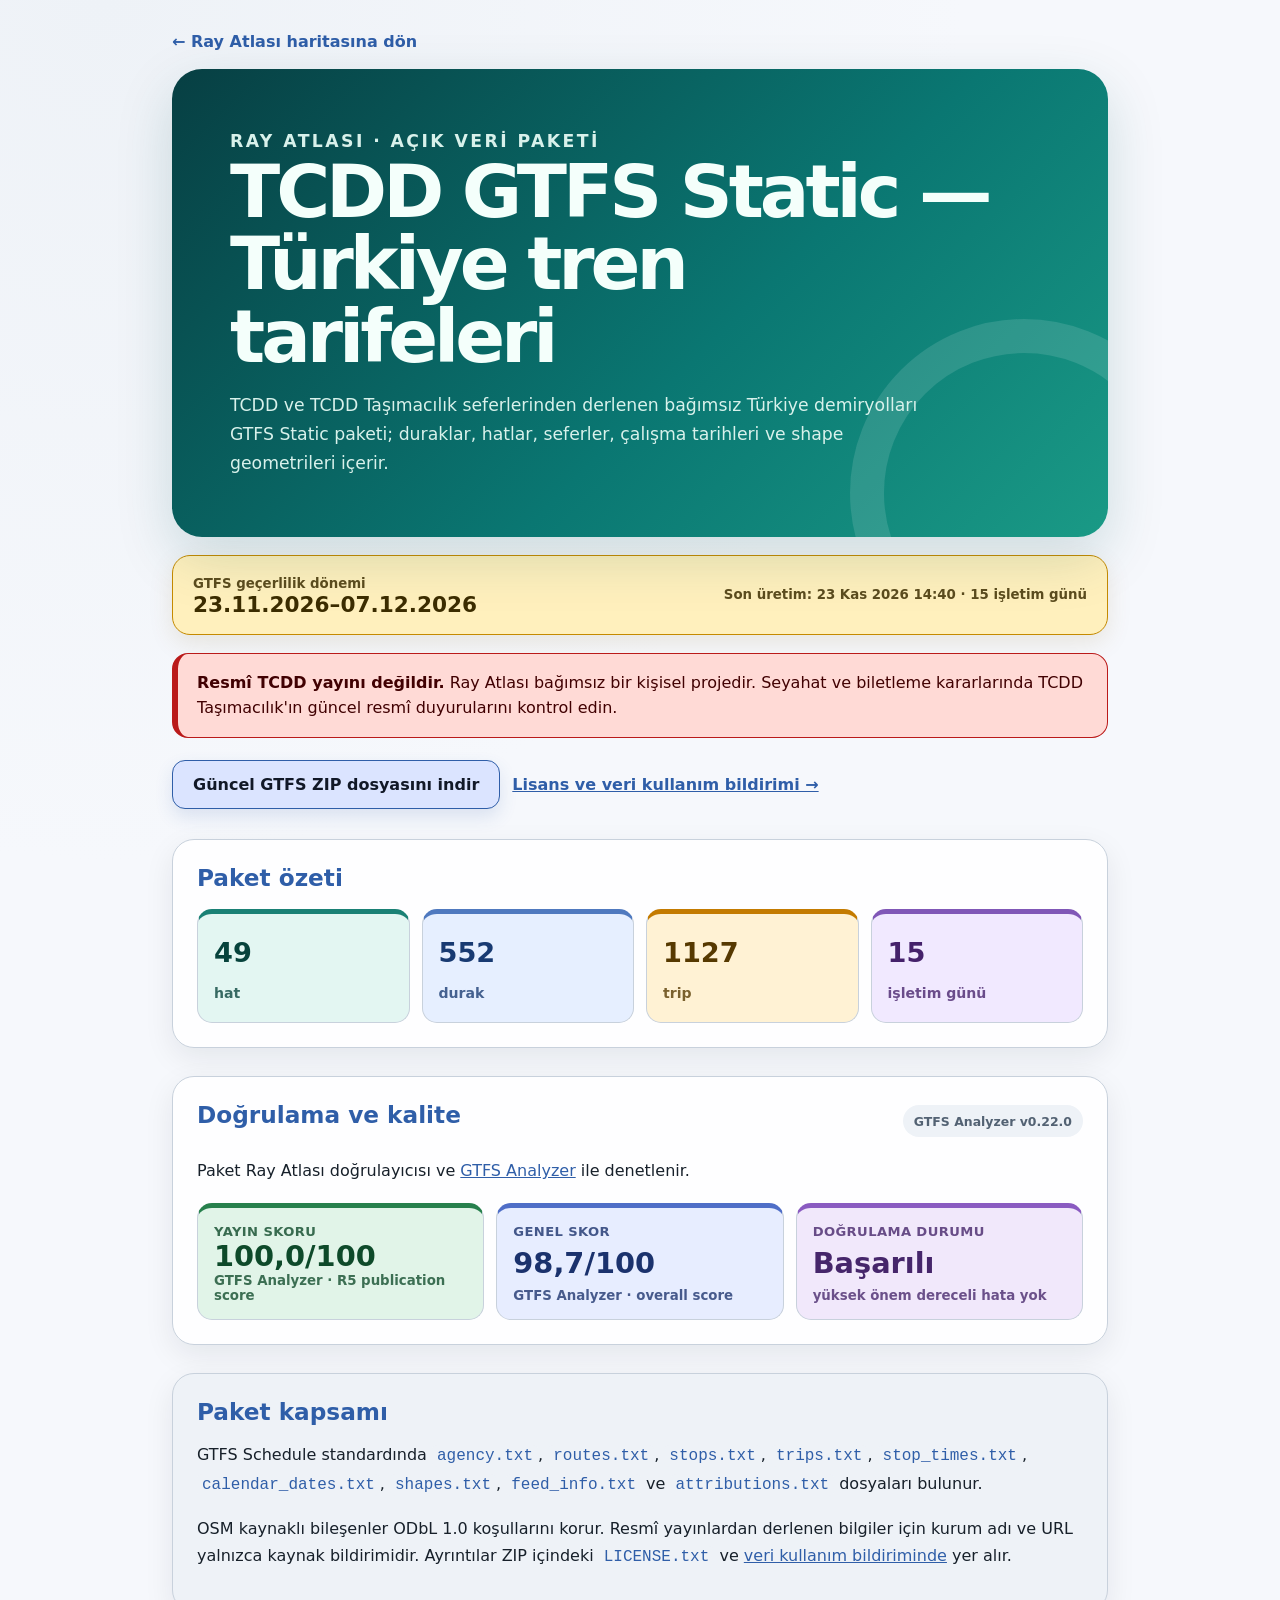
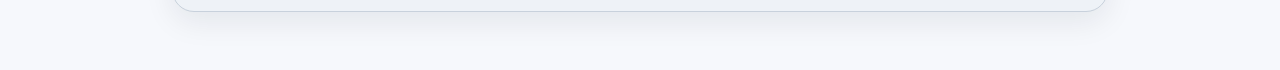
<file: gtfs/index.html>
<!doctype html>
<html lang="tr">
  <head>
    <meta charset="UTF-8" />
    <meta name="viewport" content="width=device-width, initial-scale=1.0" />
    <title>TCDD GTFS Static İndir — Türkiye Tren Tarifeleri | Ray Atlası</title>
    <meta name="description" content="TCDD ve TCDD Taşımacılık seferlerinden derlenen bağımsız Türkiye demiryolları GTFS Static paketi; duraklar, hatlar, seferler, çalışma tarihleri ve shape geometrileri içerir." />
    <meta name="keywords" content="TCDD GTFS, TCDD Taşımacılık GTFS, Türkiye GTFS, tren tarifesi GTFS, GTFS Static indir" />
    <meta name="robots" content="index, follow" />
    <meta name="ray-atlasi-provenance" content="sha256:82cc58da5879283df0ebae40f7854582b78764ee01fd44efde87fd9124a63672" />
    <link rel="provenance" href="../data/provenance.json" />
    <link rel="canonical" href="https://ttezer.github.io/tr-railways/gtfs/" />
    <meta property="og:title" content="TCDD GTFS Static İndir | Ray Atlası" />
    <meta property="og:description" content="TCDD ve TCDD Taşımacılık seferlerinden derlenen bağımsız Türkiye demiryolları GTFS Static paketi; duraklar, hatlar, seferler, çalışma tarihleri ve shape geometrileri içerir." />
    <meta property="og:type" content="website" />
    <meta property="og:url" content="https://ttezer.github.io/tr-railways/gtfs/" />
    <meta property="og:image" content="https://ttezer.github.io/tr-railways/og.png" />
    <script type="application/ld+json">{"@context":"https://schema.org","@type":"Dataset","name":"Türkiye Demiryolları GTFS Static","alternateName":["TCDD GTFS","TCDD Taşımacılık GTFS"],"description":"TCDD ve TCDD Taşımacılık seferlerinden derlenen bağımsız Türkiye demiryolları GTFS Static paketi; duraklar, hatlar, seferler, çalışma tarihleri ve shape geometrileri içerir.","url":"https://ttezer.github.io/tr-railways/gtfs/","inLanguage":"tr","temporalCoverage":"20261123/20261207","dateModified":"2026-11-23","creator":{"@type":"Person","name":"Tacettin Tezer"},"publisher":{"@type":"Organization","name":"Ray Atlası","url":"https://ttezer.github.io/tr-railways/"},"isBasedOn":"https://www.tcddtasimacilik.gov.tr/","license":"https://ttezer.github.io/tr-railways/DATA_LICENSE.txt","distribution":{"@type":"DataDownload","encodingFormat":"application/zip","contentUrl":"https://ttezer.github.io/tr-railways/gtfs/latest.zip","name":"latest.zip"}}</script>
    <style>
      :root {
        color-scheme: light dark;
        font-family: "Google Sans", "Inter", ui-sans-serif, system-ui, -apple-system, sans-serif;
        --page: #f6f8fc;
        --on-page: #17202a;
        --surface: #ffffff;
        --surface-variant: #eef2f7;
        --outline: #c8d1dc;
        --primary: #2f5ea8;
        --primary-hover: #234a88;
        --download-bg: #dbe4ff;
        --download-on: #111827;
        --download-hover: #c8d5f6;
        --warning-container: #fff0bd;
        --on-warning-container: #3c2d00;
        --warning-outline: #c58a00;
        --error-container: #ffdad6;
        --on-error-container: #410002;
        --error-outline: #ba1a1a;
        --muted: #536273;
        --summary-1-bg: #e3f6f2;
        --summary-1-on: #07433c;
        --summary-1-accent: #1a8175;
        --summary-2-bg: #e6efff;
        --summary-2-on: #183a72;
        --summary-2-accent: #4f79bf;
        --summary-3-bg: #fff2d4;
        --summary-3-on: #563900;
        --summary-3-accent: #c47b00;
        --summary-4-bg: #f1e9ff;
        --summary-4-on: #45216b;
        --summary-4-accent: #8057b7;
        --publication-bg: #e1f4e8;
        --publication-on: #0e4a2a;
        --publication-accent: #27804d;
        --overall-bg: #e7edff;
        --overall-on: #1b326d;
        --overall-accent: #4f6ec7;
        --status-bg: #f1e8fb;
        --status-on: #46266b;
        --status-accent: #8a5bc1;
      }
      @media (prefers-color-scheme: dark) {
        :root {
          --page: #0e141b;
          --on-page: #e6ebf2;
          --surface: #161d26;
          --surface-variant: #202a35;
          --outline: #3b4a5b;
          --primary: #b3c9ff;
          --primary-hover: #c7d7ff;
          --download-bg: #cbd8ff;
          --download-on: #111827;
          --download-hover: #dce5ff;
          --warning-container: #4c3b05;
          --on-warning-container: #fff7d6;
          --warning-outline: #e9b93f;
          --error-container: #5a1c17;
          --on-error-container: #ffd9d4;
          --error-outline: #ffb4ab;
          --muted: #b8c3d2;
          --summary-1-bg: #103b36;
          --summary-1-on: #b0f0e4;
          --summary-1-accent: #75d3c4;
          --summary-2-bg: #172d55;
          --summary-2-on: #d5e2ff;
          --summary-2-accent: #9bbcff;
          --summary-3-bg: #49380a;
          --summary-3-on: #ffe9a8;
          --summary-3-accent: #f4c45a;
          --summary-4-bg: #35214f;
          --summary-4-on: #efd9ff;
          --summary-4-accent: #c9a1ef;
          --publication-bg: #123d2a;
          --publication-on: #c8f5d5;
          --publication-accent: #8ddd9e;
          --overall-bg: #172d59;
          --overall-on: #d9e4ff;
          --overall-accent: #a9c2ff;
          --status-bg: #34214b;
          --status-on: #f0dcff;
          --status-accent: #d1a9f4;
        }
      }
      * { box-sizing: border-box; }
      body { margin: 0; background: radial-gradient(circle at 8% 0%, var(--surface-variant) 0, var(--page) 42%, var(--page) 100%); color: var(--on-page); }
      main { max-width: 980px; min-height: 100vh; margin: auto; padding: 32px 22px 64px; }
      .back-link { display: inline-flex; align-items: center; gap: 7px; margin-bottom: 18px; color: var(--primary); font-weight: 750; text-decoration: none; }
      .hero { overflow: hidden; position: relative; padding: clamp(28px, 6vw, 58px); border-radius: 30px; background: linear-gradient(135deg, #073f43, #0a7772 58%, #1a9a86); color: #f4fffb; box-shadow: 0 20px 55px rgb(13 85 84 / 17%); }
      .hero::after { content: ""; position: absolute; width: 280px; height: 280px; right: -90px; bottom: -130px; border: 34px solid rgb(255 255 255 / 12%); border-radius: 50%; }
      .eyebrow { position: relative; z-index: 1; margin: 0 0 13px; color: #ffd36e; font-size: .78rem; font-weight: 850; letter-spacing: .14em; text-transform: uppercase; }
      h1 { position: relative; z-index: 1; max-width: 760px; margin: 0 0 18px; font-size: clamp(2.25rem, 7vw, 4.6rem); line-height: .98; letter-spacing: -.055em; }
      .hero p { position: relative; z-index: 1; max-width: 690px; margin: 0; color: #d8f1eb; font-size: 1.08rem; line-height: 1.7; }
      .validity { display: flex; flex-wrap: wrap; align-items: center; justify-content: space-between; gap: 14px; margin: 18px 0; padding: 17px 20px; border: 1px solid var(--warning-outline); border-radius: 18px; background: var(--warning-container); color: var(--on-warning-container); box-shadow: 0 8px 25px rgb(128 88 0 / 12%); }
      .validity strong { display: block; font-size: 1.35rem; }
      .validity small { color: inherit; font-weight: 650; opacity: .84; }
      .notice { margin: 18px 0; padding: 16px 19px; border: 1px solid var(--error-outline); border-left: 6px solid var(--error-outline); border-radius: 16px; background: var(--error-container); color: var(--on-error-container); line-height: 1.6; }
      .action-row { display: flex; flex-wrap: wrap; align-items: center; gap: 12px; margin: 22px 0 30px; }
      .download { display: inline-flex; align-items: center; gap: 9px; padding: 14px 20px; border: 1px solid var(--primary); border-radius: 13px; background: var(--download-bg); color: var(--download-on); font-weight: 800; text-decoration: none; box-shadow: 0 8px 18px rgb(47 94 168 / 14%); }
      .download:hover, .download:focus-visible { background: var(--download-hover); color: var(--download-on); }
      .secondary { color: var(--primary); font-weight: 750; }
      .section { margin-top: 28px; padding: 24px; border: 1px solid var(--outline); border-radius: 22px; background: color-mix(in srgb, var(--surface) 92%, transparent); box-shadow: 0 10px 30px rgb(15 23 42 / 8%); }
      .section-title-row { display: flex; flex-wrap: wrap; align-items: center; justify-content: space-between; gap: 12px; }
      h2 { margin: 0 0 13px; color: var(--primary); font-size: 1.45rem; }
      p, li { font-size: 1rem; line-height: 1.7; }
      .meta, .score-grid { display: grid; grid-template-columns: repeat(auto-fit, minmax(150px, 1fr)); gap: 12px; margin: 18px 0 0; padding: 0; list-style: none; }
      .meta li, .score-card { min-height: 106px; padding: 16px; border: 1px solid var(--outline); border-top: 5px solid var(--summary-1-accent); border-radius: 15px; background: var(--summary-1-bg); color: var(--summary-1-on); }
      .meta li:nth-child(2) { border-top-color: var(--summary-2-accent); background: var(--summary-2-bg); color: var(--summary-2-on); }
      .meta li:nth-child(3) { border-top-color: var(--summary-3-accent); background: var(--summary-3-bg); color: var(--summary-3-on); }
      .meta li:nth-child(4) { border-top-color: var(--summary-4-accent); background: var(--summary-4-bg); color: var(--summary-4-on); }
      .meta strong { display: block; margin-bottom: 3px; color: inherit; font-size: 1.7rem; }
      .meta span { color: inherit; font-size: .88rem; font-weight: 750; opacity: .78; }
      .score-card { display: flex; flex-direction: column; justify-content: space-between; }
      .score-card.publication { border-top-color: var(--publication-accent); background: var(--publication-bg); color: var(--publication-on); }
      .score-card.overall { border-top-color: var(--overall-accent); background: var(--overall-bg); color: var(--overall-on); }
      .score-card.status { border-top-color: var(--status-accent); background: var(--status-bg); color: var(--status-on); }
      .score-card span { color: inherit; font-size: .82rem; font-weight: 800; letter-spacing: .03em; text-transform: uppercase; opacity: .8; }
      .score-card strong { color: inherit; font-size: 1.8rem; }
      .score-card small { color: inherit; font-weight: 650; opacity: .78; }
      .version-badge { display: inline-flex; align-items: center; min-height: 32px; padding: 6px 11px; border-radius: 999px; background: var(--surface-variant); color: var(--muted); font-size: .78rem; font-weight: 800; }
      .source-card { border-color: var(--outline); background: var(--surface-variant); }
      code { padding: 2px 5px; border-radius: 5px; background: var(--surface-variant); color: var(--primary); }
      a { color: var(--primary); }
      @media (max-width: 620px) { main { padding: 20px 14px 40px; } .hero { border-radius: 22px; padding: 30px 24px; } .section { padding: 19px; } .validity strong { font-size: 1.15rem; } }
    </style>
  </head>
  <body>
    <main>
      <a class="back-link" href="https://ttezer.github.io/tr-railways/">← Ray Atlası haritasına dön</a>
      <section class="hero">
        <p class="eyebrow">Ray Atlası · Açık veri paketi</p>
        <h1>TCDD GTFS Static — Türkiye tren tarifeleri</h1>
        <p>TCDD ve TCDD Taşımacılık seferlerinden derlenen bağımsız Türkiye demiryolları GTFS Static paketi; duraklar, hatlar, seferler, çalışma tarihleri ve shape geometrileri içerir.</p>
      </section>
      <div class="validity" aria-label="GTFS geçerlilik bilgisi">
        <div><small>GTFS geçerlilik dönemi</small><strong>23.11.2026–07.12.2026</strong></div>
        <small>Son üretim: 23 Kas 2026 14:40 · 15 işletim günü</small>
      </div>
      <p class="notice"><strong>Resmî TCDD yayını değildir.</strong> Ray Atlası bağımsız bir kişisel projedir. Seyahat ve biletleme kararlarında TCDD Taşımacılık'ın güncel resmî duyurularını kontrol edin.</p>
      <div class="action-row">
        <a class="download" href="latest.zip" download>Güncel GTFS ZIP dosyasını indir</a>
        <a class="secondary" href="../DATA_LICENSE.txt">Lisans ve veri kullanım bildirimi →</a>
      </div>
      <section class="section">
        <h2>Paket özeti</h2>
        <ul class="meta">
          <li><strong>49</strong><span>hat</span></li>
          <li><strong>552</strong><span>durak</span></li>
          <li><strong>1127</strong><span>trip</span></li>
          <li><strong>15</strong><span>işletim günü</span></li>
        </ul>
      </section>
      <section class="section">
        <div class="section-title-row">
          <h2>Doğrulama ve kalite</h2>
          <span class="version-badge">GTFS Analyzer v0.22.0</span>
        </div>
        <p>Paket Ray Atlası doğrulayıcısı ve <a href="https://github.com/ttezer/gtfs-analyzer">GTFS Analyzer</a> ile denetlenir.</p>
        <div class="score-grid" aria-label="GTFS kalite skorları">
          <article class="score-card publication"><span>Yayın skoru</span><strong>100,0/100</strong><small>GTFS Analyzer · R5 publication score</small></article>
          <article class="score-card overall"><span>Genel skor</span><strong>98,7/100</strong><small>GTFS Analyzer · overall score</small></article>
          <article class="score-card status"><span>Doğrulama durumu</span><strong>Başarılı</strong><small>yüksek önem dereceli hata yok</small></article>
        </div>
      </section>
      <section class="section source-card">
        <h2>Paket kapsamı</h2>
        <p>GTFS Schedule standardında <code>agency.txt</code>, <code>routes.txt</code>, <code>stops.txt</code>, <code>trips.txt</code>, <code>stop_times.txt</code>, <code>calendar_dates.txt</code>, <code>shapes.txt</code>, <code>feed_info.txt</code> ve <code>attributions.txt</code> dosyaları bulunur.</p>
        <p>OSM kaynaklı bileşenler ODbL 1.0 koşullarını korur. Resmî yayınlardan derlenen bilgiler için kurum adı ve URL yalnızca kaynak bildirimidir. Ayrıntılar ZIP içindeki <code>LICENSE.txt</code> ve <a href="../DATA_LICENSE.txt">veri kullanım bildiriminde</a> yer alır.</p>
      </section>
    </main>
  </body>
</html>
</file>
